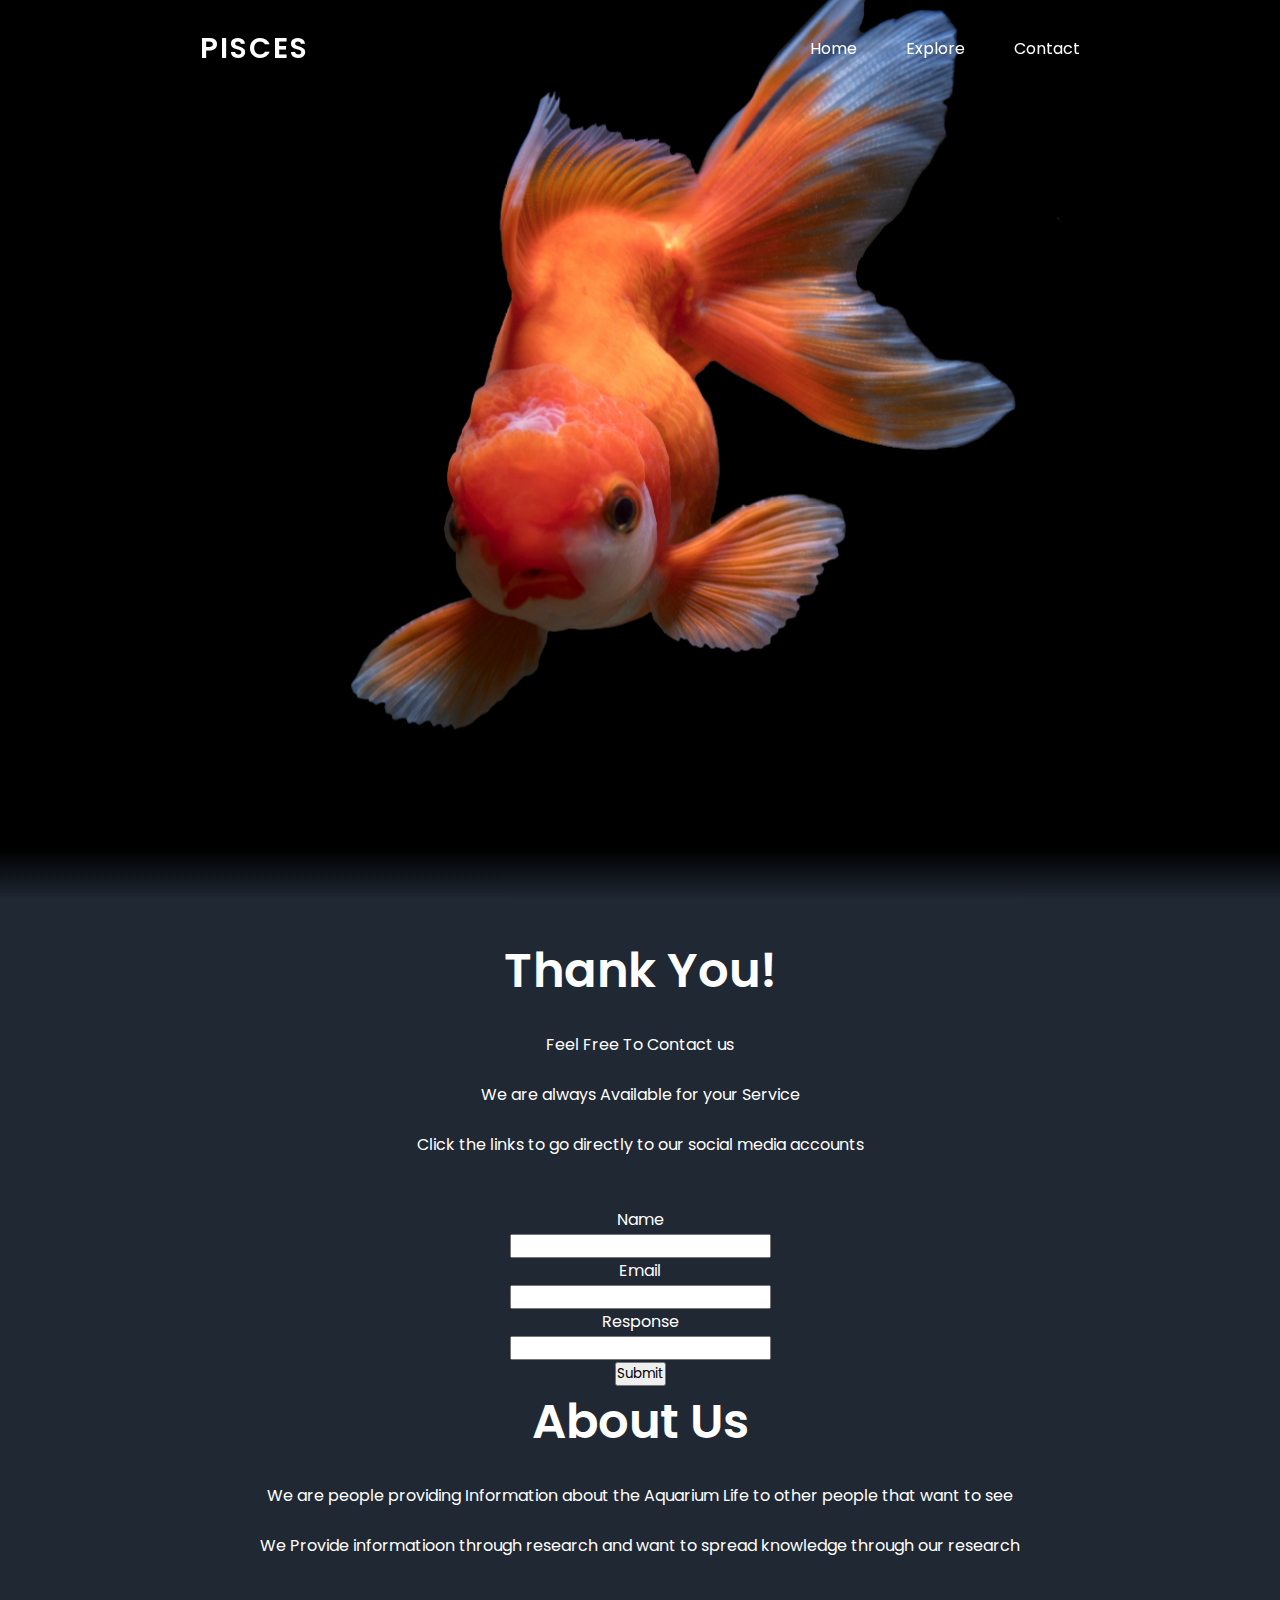
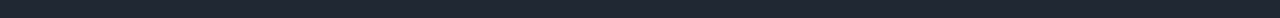
<file: Contact.html>
<!DOCTYPE html>
<html lang="en" dir="ltr">
<head>
  <meta charset="utf-8">
  <meta name="viewport" content="width=device-width, initial-scale=1.0">
  <title>Content</title>
  <link rel="stylesheet" href="swiper-bundle.min.css">
  <link rel="stylesheet" href="Contact.css">
  <link rel="stylesheet" href="https://unicons.iconscout.com/release/v4.0.0/css/line.css">
</head>
<body>

  <header>
    <div class="nav-bar">
      <a href="" class="logo">PISCES</a>
      <div class="navigation">
        <div class="nav-items">
          <i class="uil uil-times nav-close-btn"></i>
          <a href="index.html"><i class="uil uil-home"></i> Home</a>
          <a href="Content.html"><i class="uil uil-compass"></i> Explore</a>
          <a href="Contact.html"><i class="uil uil-envelope"></i> Contact</a>
        </div>
      </div>
      <i class="uil uil-apps nav-menu-btn"></i>
    </div>
  </header>

  <section class="home">
    <div class="media-icons">
      <a href="https://web.facebook.com/raysteven.lietianto"><i class="uil uil-facebook-f"></i></a>
      <a href="https://www.instagram.com/stevlie13/"><i class="uil uil-instagram"></i></a>
      <a href="https://twitter.com/RLietianto"><i class="uil uil-twitter"></i></a>
    </div>

    <div class="swiper bg-slider">
      <div class="swiper-wrapper">
        <div class="swiper-slide">
          <img src="aqua9.jpg" alt="">
          <div class="text-content">
            <h2 class="title">Fish</span></h2>
            <p>The term fish is applied to a variety of vertebrates of several evolutionary lines. It describes a life-form rather than a taxonomic group. As members of the phylum Chordata, fish share certain features with other vertebrates.</p>
            <button class="read-btn">Read More <i class="uil uil-arrow-right"></i></button>
          </div>
        </div>
        
      </div>
    </div>
  </section>

  <section class="about section">
    <h2 class="b2">Thank You!</h2>
    <p></p>
    
    <p class="b2"><b></b>Feel Free To Contact us</b> <br><br><b></b>We are always Available for your Service</b><br><br><b></b> Click the links to go directly to our social media accounts</b><br><br></p>
    <div class="b3">
    <form  method="GET">
      <div>

    <label for="name">Name<br></label>
    <input type="text" name="name" id="name">
    </div>
    <div>
    <label>Email <br></label>
    <input name="password">
  </div>
  
  <div>
    <label>Response<br></label>
    <input type="text">
  </div>
  <button>Submit</button>
  </form>
</div>

    
    <h2 class="b2">About Us</h2>
    <p class="b2">We are people providing Information about the Aquarium Life to other people that want to see<br><br>We Provide informatioon through research and want to spread knowledge through our research<br></p>
    <p></p>
  </section>
  <script src="swiper-bundle.min.js"></script>
  <script src="main.js"></script>

</body>
</html>
</file>
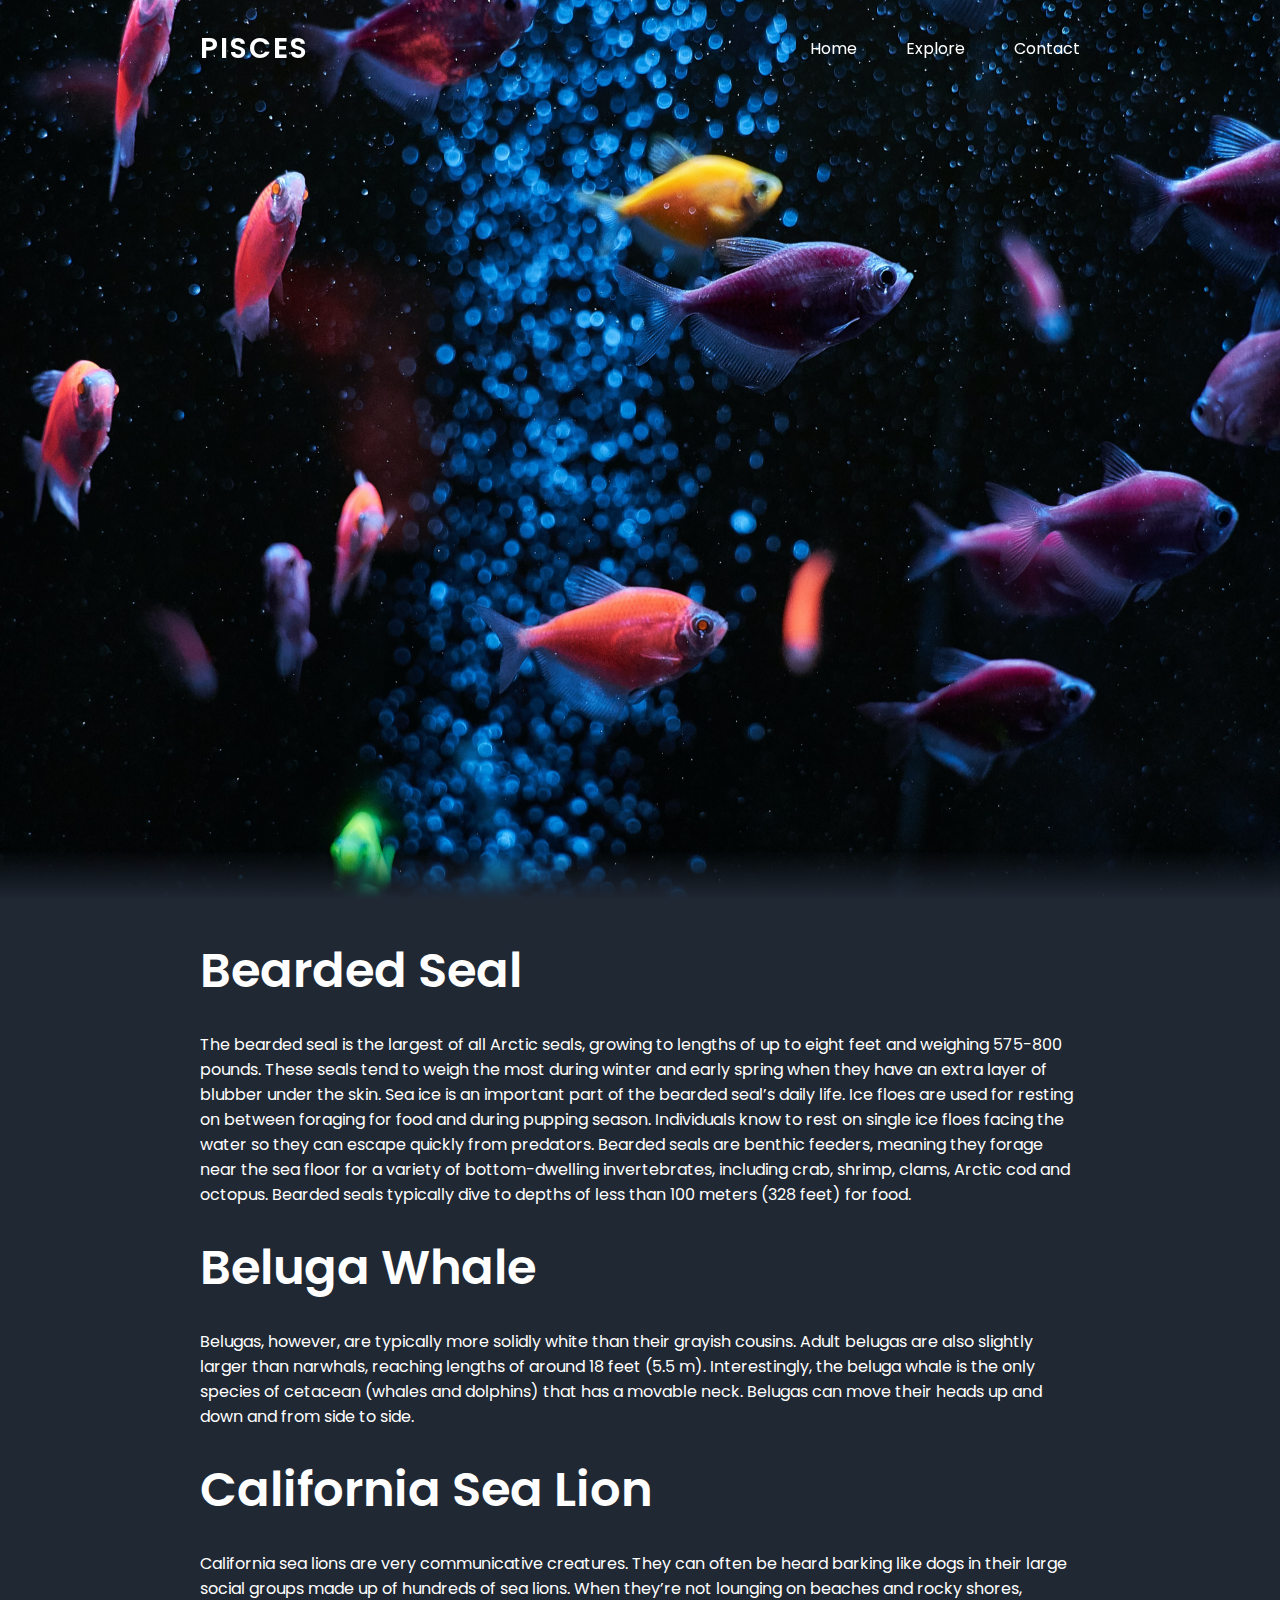
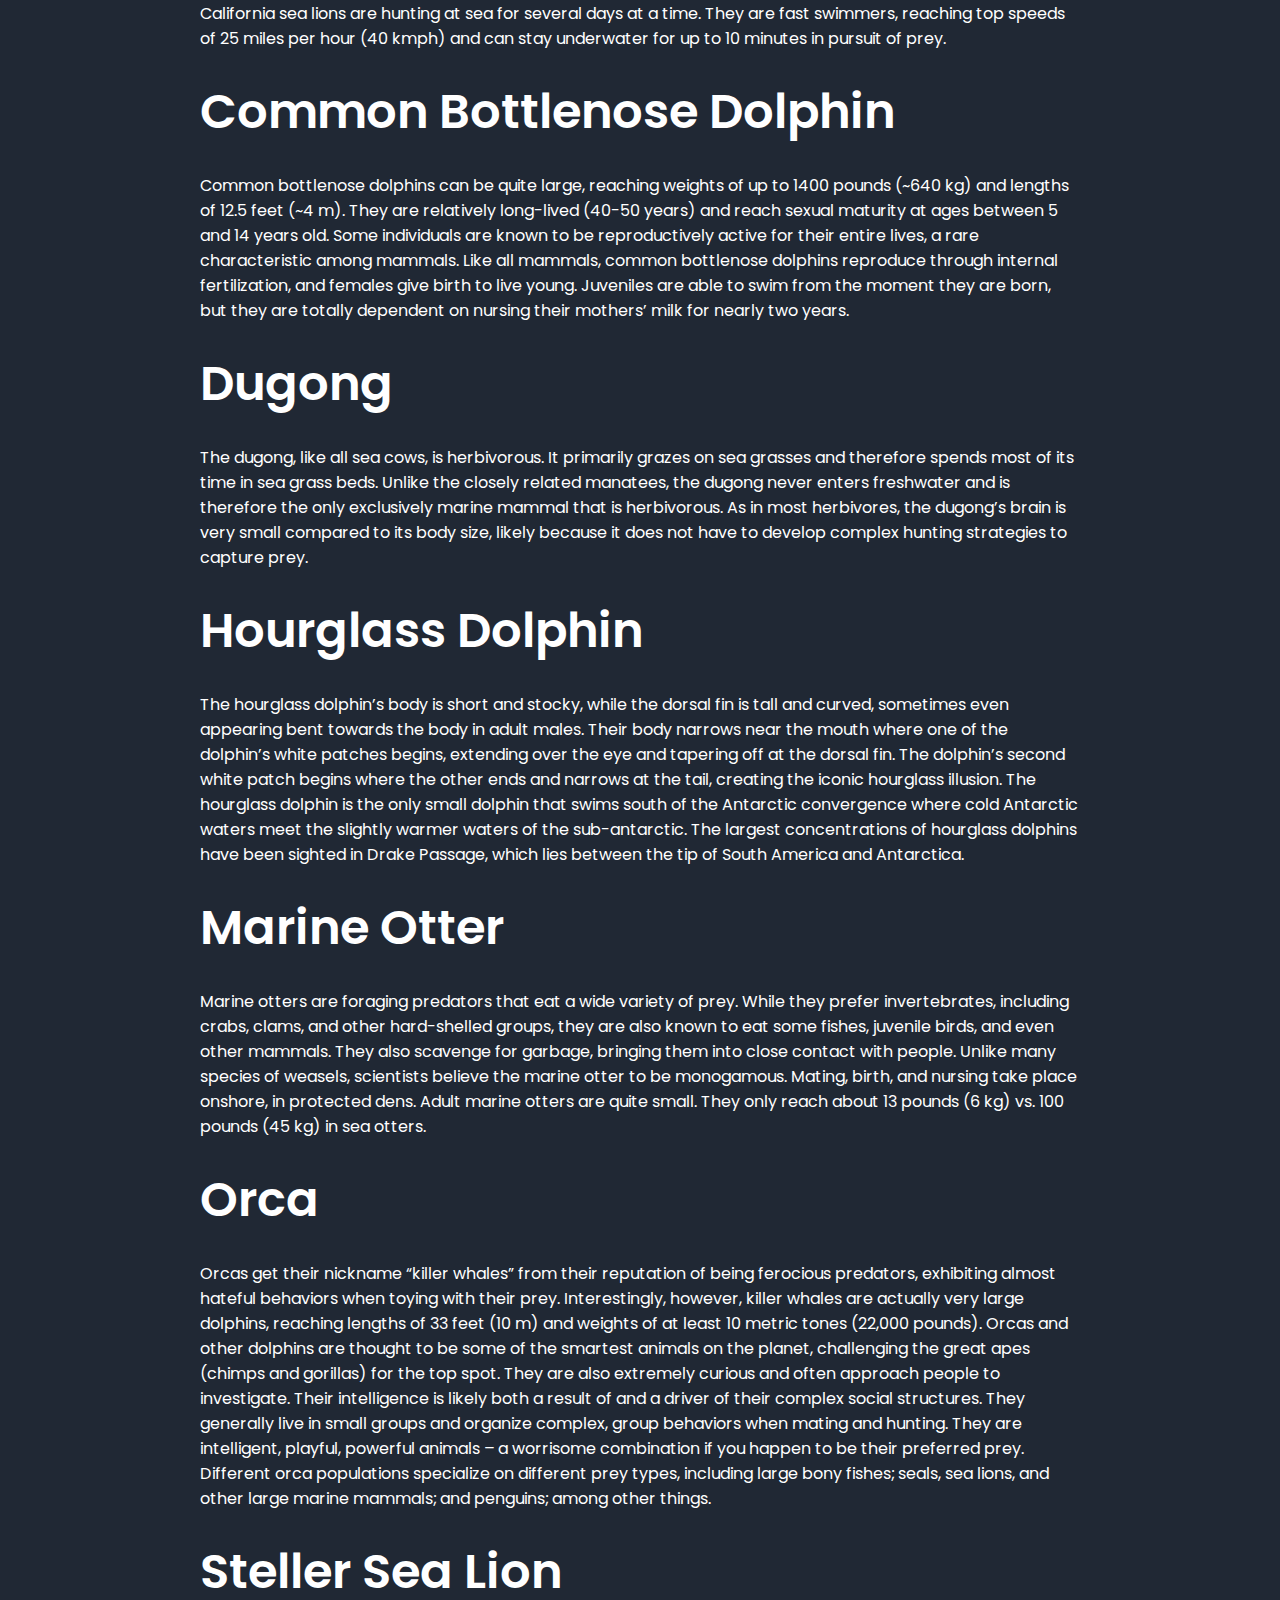
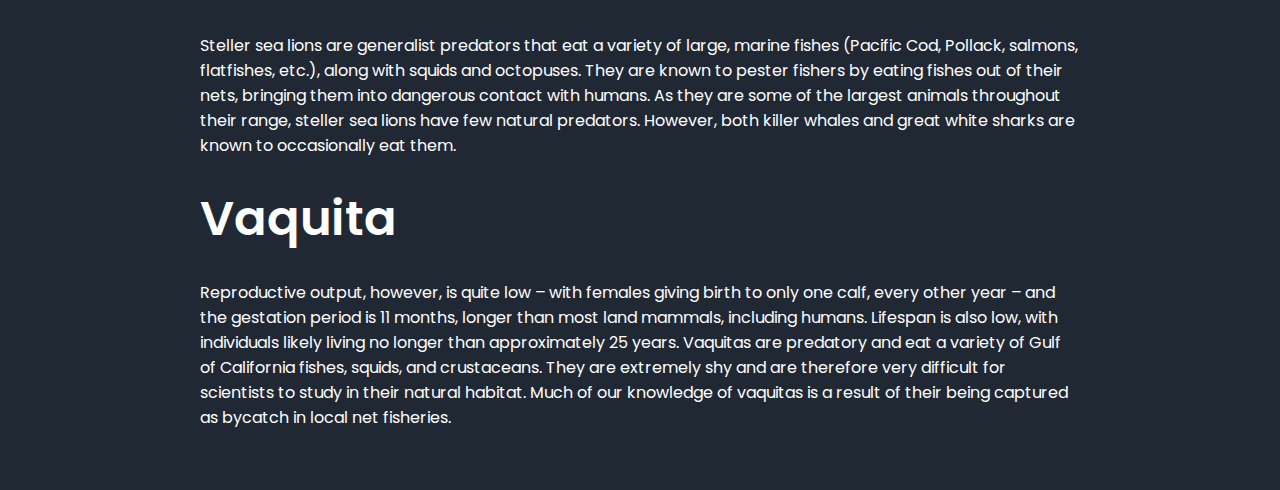
<file: Content.html>
<!DOCTYPE html>
<html lang="en" dir="ltr">
<head>
  <meta charset="utf-8">
  <meta name="viewport" content="width=device-width, initial-scale=1.0">
  <title>Content</title>
  <link rel="stylesheet" href="swiper-bundle.min.css">
  <link rel="stylesheet" href="content.css">
  <link rel="stylesheet" href="https://unicons.iconscout.com/release/v4.0.0/css/line.css">
</head>
<body>

  <header>
    <div class="nav-bar">
      <a href="" class="logo">PISCES</a>
      <div class="navigation">
        <div class="nav-items">
          <i class="uil uil-times nav-close-btn"></i>
          <a href="index.html"><i class="uil uil-home"></i> Home</a>
          <a href="Content.html"><i class="uil uil-compass"></i> Explore</a>
          <a href="Contact.html"><i class="uil uil-envelope"></i> Contact</a>
        </div>
      </div>
      <i class="uil uil-apps nav-menu-btn"></i>
    </div>
  </header>

  <section class="home">
    <div class="media-icons">
      <a href="https://web.facebook.com/raysteven.lietianto"><i class="uil uil-facebook-f"></i></a>
      <a href="https://www.instagram.com/stevlie13/"><i class="uil uil-instagram"></i></a>
      <a href="https://twitter.com/RLietianto"><i class="uil uil-twitter"></i></a>
    </div>

    <div class="swiper bg-slider">
      <div class="swiper-wrapper">
        <div class="swiper-slide">
          <img src="aqua1.jpg" alt="">
          <div class="text-content">
            <h2 class="title">Fish</span></h2>
            <p>The term fish is applied to a variety of vertebrates of several evolutionary lines. It describes a life-form rather than a taxonomic group. As members of the phylum Chordata, fish share certain features with other vertebrates.</p>
            <button class="read-btn">Read More <i class="uil uil-arrow-right"></i></button>
          </div>
        </div>
        
      </div>
    </div>
  </section>

  <section class="about section">
    <h2>Bearded Seal</h2>
    <p>The bearded seal is the largest of all Arctic seals, growing to lengths of up to eight feet and weighing 575-800 pounds. These seals tend to weigh the most during winter and early spring when they have an extra layer of blubber under the skin. Sea ice is an important part of the bearded seal’s daily life. Ice floes are used for resting on between foraging for food and during pupping season. Individuals know to rest on single ice floes facing the water so they can escape quickly from predators. Bearded seals are benthic feeders, meaning they forage near the sea floor for a variety of bottom-dwelling invertebrates, including crab, shrimp, clams, Arctic cod and octopus. Bearded seals typically dive to depths of less than 100 meters (328 feet) for food.
    </p>
    <h2>Beluga Whale</h2>
    <p>  Belugas, however, are typically more solidly white than their grayish cousins. Adult belugas are also slightly larger than narwhals, reaching lengths of around 18 feet (5.5 m). Interestingly, the beluga whale is the only species of cetacean (whales and dolphins) that has a movable neck. Belugas can move their heads up and down and from side to side.
    </p>
    <h2>California Sea Lion</h2>
    <p>California sea lions are very communicative creatures. They can often be heard barking like dogs in their large social groups made up of hundreds of sea lions. When they’re not lounging on beaches and rocky shores, California sea lions are hunting at sea for several days at a time. They are fast swimmers, reaching top speeds of 25 miles per hour (40 kmph) and can stay underwater for up to 10 minutes in pursuit of prey.
    </p>
    <h2>Common Bottlenose Dolphin</h2>
    <p>Common bottlenose dolphins can be quite large, reaching weights of up to 1400 pounds (~640 kg) and lengths of 12.5 feet (~4 m). They are relatively long-lived (40-50 years) and reach sexual maturity at ages between 5 and 14 years old. Some individuals are known to be reproductively active for their entire lives, a rare characteristic among mammals. Like all mammals, common bottlenose dolphins reproduce through internal fertilization, and females give birth to live young. Juveniles are able to swim from the moment they are born, but they are totally dependent on nursing their mothers’ milk for nearly two years.</p>

    <h2>Dugong</h2>
    <p>The dugong, like all sea cows, is herbivorous. It primarily grazes on sea grasses and therefore spends most of its time in sea grass beds. Unlike the closely related manatees, the dugong never enters freshwater and is therefore the only exclusively marine mammal that is herbivorous. As in most herbivores, the dugong’s brain is very small compared to its body size, likely because it does not have to develop complex hunting strategies to capture prey. 

    </p>
    <h2>Hourglass Dolphin</h2>
    <p>The hourglass dolphin’s body is short and stocky, while the dorsal fin is tall and curved, sometimes even appearing bent towards the body in adult males. Their body narrows near the mouth where one of the dolphin’s white patches begins, extending over the eye and tapering off at the dorsal fin. The dolphin’s second white patch begins where the other ends and narrows at the tail, creating the iconic hourglass illusion. The hourglass dolphin is the only small dolphin that swims south of the Antarctic convergence where cold Antarctic waters meet the slightly warmer waters of the sub-antarctic. The largest concentrations of hourglass dolphins have been sighted in Drake Passage, which lies between the tip of South America and Antarctica.
    </p>
    <h2>Marine Otter</h2>
    <p>Marine otters are foraging predators that eat a wide variety of prey. While they prefer invertebrates, including crabs, clams, and other hard-shelled groups, they are also known to eat some fishes, juvenile birds, and even other mammals. They also scavenge for garbage, bringing them into close contact with people. Unlike many species of weasels, scientists believe the marine otter to be monogamous. Mating, birth, and nursing take place onshore, in protected dens. Adult marine otters are quite small. They only reach about 13 pounds (6 kg) vs. 100 pounds (45 kg) in sea otters.
    </p>
    <h2>Orca</h2>
    <p>Orcas get their nickname “killer whales” from their reputation of being ferocious predators, exhibiting almost hateful behaviors when toying with their prey. Interestingly, however, killer whales are actually very large dolphins, reaching lengths of 33 feet (10 m) and weights of at least 10 metric tones (22,000 pounds). Orcas and other dolphins are thought to be some of the smartest animals on the planet, challenging the great apes (chimps and gorillas) for the top spot. They are also extremely curious and often approach people to investigate. Their intelligence is likely both a result of and a driver of their complex social structures. They generally live in small groups and organize complex, group behaviors when mating and hunting. They are intelligent, playful, powerful animals – a worrisome combination if you happen to be their preferred prey. Different orca populations specialize on different prey types, including large bony fishes; seals, sea lions, and other large marine mammals; and penguins; among other things. 
    </p>
    <h2>Steller Sea Lion</h2>
    <p>Steller sea lions are generalist predators that eat a variety of large, marine fishes (Pacific Cod, Pollack, salmons, flatfishes, etc.), along with squids and octopuses. They are known to pester fishers by eating fishes out of their nets, bringing them into dangerous contact with humans. As they are some of the largest animals throughout their range, steller sea lions have few natural predators. However, both killer whales and great white sharks are known to occasionally eat them.
    </p>
    <h2>Vaquita</h2>
    <p>Reproductive output, however, is quite low – with females giving birth to only one calf, every other year – and the gestation period is 11 months, longer than most land mammals, including humans. Lifespan is also low, with individuals likely living no longer than approximately 25 years. Vaquitas are predatory and eat a variety of Gulf of California fishes, squids, and crustaceans. They are extremely shy and are therefore very difficult for scientists to study in their natural habitat. Much of our knowledge of vaquitas is a result of their being captured as bycatch in local net fisheries.
    </p>

  </section>
  <script src="swiper-bundle.min.js"></script>
  <script src="main.js"></script>

</body>
</html>
</file>
<file: Contact.css>
/*============ Google fonts ============*/
@import url('https://fonts.googleapis.com/css2?family=Poppins:ital,wght@0,100;0,200;0,300;0,400;0,500;0,600;0,700;0,800;0,900;1,100;1,200;1,300;1,400;1,500;1,600;1,700;1,800;1,900&display=swap');

/*======= CSS variables =======*/
:root{
  --white-color: #fff;
  --dark-color: #222;
  --body-bg-color: #fff;
  --section-bg-color: #202834;
  --navigation-item-hover-color: #3b5378;

  --text-shadow: 0 5px 25px rgba(0, 0, 0, 0.1);
  --box-shadow: 0 5px 25px rgb(0 0 0 / 20%);

  --scroll-bar-color: #fff;
  --scroll-thumb-color: #282f4e;
  --scroll-thumb-hover-color: #454f6b;
}

/*======= Scroll bar =======*/
::-webkit-scrollbar{
  width: 11px;
  background: var(--scroll-bar-color);
}

::-webkit-scrollbar-thumb{
  width: 100%;
  background: var(--scroll-thumb-color);
  border-radius: 2em;
}

::-webkit-scrollbar-thumb:hover{
  background: var(--scroll-thumb-hover-color);
}

/*======= Main CSS =======*/
*{
  margin: 0;
  padding: 0;
  box-sizing: border-box;
  font-family: 'Poppins', sans-serif;
}

body{
  background: var(--body-bg-color);
}

section{
  position: relative;
}

.section{
  color: var(--white-color);
  background: var(--section-bg-color);
  padding: 35px 200px;
  transition: 0.3s ease;
}

/*======= Header =======*/
header{
  z-index: 999;
  position: fixed;
  width: 100%;
  height: calc(5rem + 1rem);
  top: 0;
  left: 0;
  display: flex;
  justify-content: center;
  transition: 0.5s ease;
  transition-property: height, background;
}

header.sticky{
  height: calc(2.5rem + 1rem);
  background: rgba(255, 255, 255, 0.1);
  backdrop-filter: blur(20px);
  border-bottom: 1px solid rgba(255, 255, 255, 0.1);
}

header .nav-bar{
  position: relative;
  width: 100%;
  display: flex;
  align-items: center;
  justify-content: space-between;
  padding: 0 200px;
  transition: 0.3s ease;
}

.nav-close-btn, .nav-menu-btn{
  display: none;
}

.nav-bar .logo{
  color: var(--white-color);
  font-size: 1.8em;
  font-weight: 600;
  letter-spacing: 2px;
  text-transform: uppercase;
  text-decoration: none;
  text-shadow: var(--text-shadow);
}

.navigation .nav-items a{
  color: var(--white-color);
  font-size: 1em;
  text-decoration: none;
  text-shadow: var(--text-shadow);
}

.navigation .nav-items a i{
  display: none;
}

.navigation .nav-items a:not(:last-child){
  margin-right: 45px;
}

/*======= Home =======*/
.home{
  min-height: 100vh;
}

.home:before{
  z-index: 888;
  content: '';
  position: absolute;
  width: 100%;
  height: 50px;
  bottom: 0;
  left: 0;
  background: linear-gradient(transparent, var(--section-bg-color));
}

.b2{
	text-align: center;
}
.b3{
  text-align: center;
}

/*======= Background slider =======*/
.bg-slider{
  z-index: 777;
  position: relative;
  width: 100%;
  min-height: 100vh;
}

.bg-slider .swiper-slide{
  position: relative;
  width: 100%;
  height: 100vh;
}

.bg-slider .swiper-slide img{
  width: 100%;
  height: 100vh;
  object-fit: cover;
  background-position: center;
  background-size: cover;
  pointer-events: none;
}

.swiper-slide .text-content{
  position: absolute;
  top: 25%;
  color: var(--white-color);
  margin: 0 200px;
  transition: 0.3s ease;
}

.swiper-slide .text-content .title{
  font-size: 4em;
  font-weight: 700;
  text-shadow: var(--text-shadow);
  margin-bottom: 20px;
  transform: translateY(-50px);
  opacity: 0;
}

.swiper-slide-active .text-content .title{
  transform: translateY(0);
  opacity: 1;
  transition: 1s ease;
  transition-delay: 0.3s;
  transition-property: transform, opacity;
}

.swiper-slide .text-content .title span{
  font-size: 0.3em;
  font-weight: 300;
}

.swiper-slide .text-content p{
  max-width: 700px;
  background: rgba(255, 255, 255, 0.1);
  backdrop-filter: blur(10px);
  text-shadow: var(--text-shadow);
  padding: 20px;
  border-radius: 10px;
  border-bottom: 1px solid rgba(255, 255, 255, 0.1);
  border-right: 1px solid rgba(255, 255, 255, 0.1);
  box-shadow: var(--box-shadow);
  transform: translateX(-80px);
  opacity: 0;
}

.swiper-slide-active .text-content p{
  transform: translateX(0);
  opacity: 1;
  transition: 1s ease;
  transition-delay: 0.3s;
  transition-property: transform, opacity;
}

.swiper-slide .text-content .read-btn{
  border: none;
  outline: none;
  background: var(--white-color);
  color: var(--dark-color);
  font-size: 1em;
  font-weight: 500;
  padding: 8px 25px;
  display: flex;
  align-items: center;
  margin-top: 40px;
  border-radius: 10px;
  cursor: pointer;
  transform: translateX(50px);
  opacity: 0;
}

.swiper-slide-active .text-content .read-btn{
  transform: translateX(0);
  opacity: 1;
  transition: 1s ease;
  transition-delay: 0.3s;
  transition-property: transform, opacity;
}

.swiper-slide .text-content .read-btn i{
  font-size: 1.6em;
  transition: 0.3s ease;
}

.swiper-slide .text-content .read-btn:hover i{
  transform: translateX(5px);
}

.dark-layer:before{
  content: '';
  position: absolute;
  width: 100%;
  height: 100vh;
  top: 0;
  left: 0;
  background: rgba(0, 0, 0, 0.1);
}

.bg-slider-thumbs{
  z-index: 777;
  position: absolute;
  bottom: 7em;
  left: 50%;
  transform: translateX(-50%);
  transition: 0.3s ease;
}

.thumbs-container{
  background: rgba(255, 255, 255, 0.1);
  backdrop-filter: blur(10px);
  padding: 10px 3px;
  border-radius: 10px;
  border-bottom: 1px solid rgba(255, 255, 255, 0.1);
  border-right: 1px solid rgba(255, 255, 255, 0.1);
  box-shadow: var(--box-shadow);
}

.thumbs-container img{
  width: 50px;
  height: 35px;
  margin: 0 5px;
  border-radius: 5px;
  cursor: pointer;
}

.swiper-slide-thumb-active{
  border: 1px solid var(--white-color);
}

/*======= Media icons =======*/
.media-icons{
  z-index: 999;
  position: absolute;
  display: flex;
  flex-direction: column;
  top: 50%;
  transform: translateY(-50%);
  margin-left: 90px;
}

.media-icons a{
  color: var(--white-color);
  font-size: 1.7em;
  margin: 10px 0;
}

/*======= About section =======*/
.about h2{
  font-size: 3em;
  font-weight: 600;
}

.about p{
  margin: 25px 0;
}

/*======= Media queries (max-width: 1100px) =======*/
@media screen and (max-width: 1100px){
  header .nav-bar{
    padding: 0 50px;
  }

  .section{
    padding: 25px 50px;
  }

  .media-icons{
    right: 0;
    margin-right: 50px;
  }

  .swiper-slide .text-content{
    margin: 0 120px 0 50px;
  }

  .bg-slider-thumbs{
    bottom: 3em;
  }
}

/*======= Media queries (max-width: 785px) =======*/
@media screen and (max-width: 785px){
  header .nav-bar{
    padding: 25px 20px;
  }

  .section{
    padding: 25px 20px;
  }

  .media-icons{
    margin-right: 20px;
  }

  .media-icons a{
    font-size: 1.5em;
  }

  .swiper-slide .text-content{
    margin: 0 70px 0 20px;
  }

  .swiper-slide .text-content .title{
    font-size: 3em;
  }

  .swiper-slide .text-content .title span{
    font-size: 0.35em;
  }

  .swiper-slide .text-content p{
    font-size: 0.9em;
  }

  /*======= Navigation menu =======*/
  .nav-menu-btn{
    display: block;
    color: var(--white-color);
    font-size: 1.5em;
    cursor: pointer;
  }

  .nav-close-btn{
    display: block;
    color: var(--dark-color);
    position: absolute;
    top: 0;
    right: 0;
    font-size: 1.3em;
    margin: 10px;
    cursor: pointer;
    transition: 0.3s ease;
  }

  .navigation{
    z-index: 99999;
    position: fixed;
    width: 100%;
    height: 100vh;
    top: 0;
    left: 0;
    background: rgba(0, 0, 0, 0.25);
    display: flex;
    justify-content: center;
    align-items: center;
    visibility: hidden;
    opacity: 0;
    transition: 0.3s ease;
  }

  .navigation.active{
    visibility: visible;
    opacity: 1;
  }

  .navigation .nav-items{
    position: relative;
    background: var(--white-color);
    width: 400px;
    max-width: 400px;
    display: grid;
    place-content: center;
    margin: 20px;
    padding: 40px;
    border-radius: 20px;
    box-shadow: var(--box-shadow);
    transform: translateY(-200px);
    transition: 0.3s ease;
  }

  .navigation.active .nav-items{
    transform: translateY(0);
  }

  .navigation .nav-items a{
    color: var(--dark-color);
    font-size: 1em;
    margin: 15px 50px;
    transition: 0.3s ease;
  }

  .navigation .nav-items a:hover{
    color: var(--navigation-item-hover-color);
  }

  .navigation .nav-items > a > i{
    display: inline-block;
    font-size: 1.3em;
    margin-right: 5px;
  }

  .swiper-slide .text-content .read-btn{
    font-size: 0.9em;
    padding: 5px 15px;
  }

  /*======= About section =======*/
  .about h2{
    font-size: 2.5em;
  }

  .about p{
    font-size: 0.9em;
  }
}
</file>
<file: content.css>
/*============ Google fonts ============*/
@import url('https://fonts.googleapis.com/css2?family=Poppins:ital,wght@0,100;0,200;0,300;0,400;0,500;0,600;0,700;0,800;0,900;1,100;1,200;1,300;1,400;1,500;1,600;1,700;1,800;1,900&display=swap');

/*======= CSS variables =======*/
:root{
  --white-color: #fff;
  --dark-color: #222;
  --body-bg-color: #fff;
  --section-bg-color: #202834;
  --navigation-item-hover-color: #3b5378;

  --text-shadow: 0 5px 25px rgba(0, 0, 0, 0.1);
  --box-shadow: 0 5px 25px rgb(0 0 0 / 20%);

  --scroll-bar-color: #fff;
  --scroll-thumb-color: #282f4e;
  --scroll-thumb-hover-color: #454f6b;
}

/*======= Scroll bar =======*/
::-webkit-scrollbar{
  width: 11px;
  background: var(--scroll-bar-color);
}

::-webkit-scrollbar-thumb{
  width: 100%;
  background: var(--scroll-thumb-color);
  border-radius: 2em;
}

::-webkit-scrollbar-thumb:hover{
  background: var(--scroll-thumb-hover-color);
}

/*======= Main CSS =======*/
*{
  margin: 0;
  padding: 0;
  box-sizing: border-box;
  font-family: 'Poppins', sans-serif;
}

body{
  background: var(--body-bg-color);
}

section{
  position: relative;
}

.section{
  color: var(--white-color);
  background: var(--section-bg-color);
  padding: 35px 200px;
  transition: 0.3s ease;
}

/*======= Header =======*/
header{
  z-index: 999;
  position: fixed;
  width: 100%;
  height: calc(5rem + 1rem);
  top: 0;
  left: 0;
  display: flex;
  justify-content: center;
  transition: 0.5s ease;
  transition-property: height, background;
}

header.sticky{
  height: calc(2.5rem + 1rem);
  background: rgba(255, 255, 255, 0.1);
  backdrop-filter: blur(20px);
  border-bottom: 1px solid rgba(255, 255, 255, 0.1);
}

header .nav-bar{
  position: relative;
  width: 100%;
  display: flex;
  align-items: center;
  justify-content: space-between;
  padding: 0 200px;
  transition: 0.3s ease;
}

.nav-close-btn, .nav-menu-btn{
  display: none;
}

.nav-bar .logo{
  color: var(--white-color);
  font-size: 1.8em;
  font-weight: 600;
  letter-spacing: 2px;
  text-transform: uppercase;
  text-decoration: none;
  text-shadow: var(--text-shadow);
}

.navigation .nav-items a{
  color: var(--white-color);
  font-size: 1em;
  text-decoration: none;
  text-shadow: var(--text-shadow);
}

.navigation .nav-items a i{
  display: none;
}

.navigation .nav-items a:not(:last-child){
  margin-right: 45px;
}

/*======= Home =======*/
.home{
  min-height: 100vh;
}

.home:before{
  z-index: 888;
  content: '';
  position: absolute;
  width: 100%;
  height: 50px;
  bottom: 0;
  left: 0;
  background: linear-gradient(transparent, var(--section-bg-color));
}

/*======= Background slider =======*/
.bg-slider{
  z-index: 777;
  position: relative;
  width: 100%;
  min-height: 100vh;
}

.bg-slider .swiper-slide{
  position: relative;
  width: 100%;
  height: 100vh;
}

.bg-slider .swiper-slide img{
  width: 100%;
  height: 100vh;
  object-fit: cover;
  background-position: center;
  background-size: cover;
  pointer-events: none;
}

.swiper-slide .text-content{
  position: absolute;
  top: 25%;
  color: var(--white-color);
  margin: 0 200px;
  transition: 0.3s ease;
}

.swiper-slide .text-content .title{
  font-size: 4em;
  font-weight: 700;
  text-shadow: var(--text-shadow);
  margin-bottom: 20px;
  transform: translateY(-50px);
  opacity: 0;
}

.swiper-slide-active .text-content .title{
  transform: translateY(0);
  opacity: 1;
  transition: 1s ease;
  transition-delay: 0.3s;
  transition-property: transform, opacity;
}

.swiper-slide .text-content .title span{
  font-size: 0.3em;
  font-weight: 300;
}

.swiper-slide .text-content p{
  max-width: 700px;
  background: rgba(255, 255, 255, 0.1);
  backdrop-filter: blur(10px);
  text-shadow: var(--text-shadow);
  padding: 20px;
  border-radius: 10px;
  border-bottom: 1px solid rgba(255, 255, 255, 0.1);
  border-right: 1px solid rgba(255, 255, 255, 0.1);
  box-shadow: var(--box-shadow);
  transform: translateX(-80px);
  opacity: 0;
}

.swiper-slide-active .text-content p{
  transform: translateX(0);
  opacity: 1;
  transition: 1s ease;
  transition-delay: 0.3s;
  transition-property: transform, opacity;
}

.swiper-slide .text-content .read-btn{
  border: none;
  outline: none;
  background: var(--white-color);
  color: var(--dark-color);
  font-size: 1em;
  font-weight: 500;
  padding: 8px 25px;
  display: flex;
  align-items: center;
  margin-top: 40px;
  border-radius: 10px;
  cursor: pointer;
  transform: translateX(50px);
  opacity: 0;
}

.swiper-slide-active .text-content .read-btn{
  transform: translateX(0);
  opacity: 1;
  transition: 1s ease;
  transition-delay: 0.3s;
  transition-property: transform, opacity;
}

.swiper-slide .text-content .read-btn i{
  font-size: 1.6em;
  transition: 0.3s ease;
}

.swiper-slide .text-content .read-btn:hover i{
  transform: translateX(5px);
}

.dark-layer:before{
  content: '';
  position: absolute;
  width: 100%;
  height: 100vh;
  top: 0;
  left: 0;
  background: rgba(0, 0, 0, 0.1);
}

.bg-slider-thumbs{
  z-index: 777;
  position: absolute;
  bottom: 7em;
  left: 50%;
  transform: translateX(-50%);
  transition: 0.3s ease;
}

.thumbs-container{
  background: rgba(255, 255, 255, 0.1);
  backdrop-filter: blur(10px);
  padding: 10px 3px;
  border-radius: 10px;
  border-bottom: 1px solid rgba(255, 255, 255, 0.1);
  border-right: 1px solid rgba(255, 255, 255, 0.1);
  box-shadow: var(--box-shadow);
}

.thumbs-container img{
  width: 50px;
  height: 35px;
  margin: 0 5px;
  border-radius: 5px;
  cursor: pointer;
}

.swiper-slide-thumb-active{
  border: 1px solid var(--white-color);
}

/*======= Media icons =======*/
.media-icons{
  z-index: 999;
  position: absolute;
  display: flex;
  flex-direction: column;
  top: 50%;
  transform: translateY(-50%);
  margin-left: 90px;
}

.media-icons a{
  color: var(--white-color);
  font-size: 1.7em;
  margin: 10px 0;
}

/*======= About section =======*/
.about h2{
  font-size: 3em;
  font-weight: 600;
}

.about p{
  margin: 25px 0;
}

/*======= Media queries (max-width: 1100px) =======*/
@media screen and (max-width: 1100px){
  header .nav-bar{
    padding: 0 50px;
  }

  .section{
    padding: 25px 50px;
  }

  .media-icons{
    right: 0;
    margin-right: 50px;
  }

  .swiper-slide .text-content{
    margin: 0 120px 0 50px;
  }

  .bg-slider-thumbs{
    bottom: 3em;
  }
}

/*======= Media queries (max-width: 785px) =======*/
@media screen and (max-width: 785px){
  header .nav-bar{
    padding: 25px 20px;
  }

  .section{
    padding: 25px 20px;
  }

  .media-icons{
    margin-right: 20px;
  }

  .media-icons a{
    font-size: 1.5em;
  }

  .swiper-slide .text-content{
    margin: 0 70px 0 20px;
  }

  .swiper-slide .text-content .title{
    font-size: 3em;
  }

  .swiper-slide .text-content .title span{
    font-size: 0.35em;
  }

  .swiper-slide .text-content p{
    font-size: 0.9em;
  }

  /*======= Navigation menu =======*/
  .nav-menu-btn{
    display: block;
    color: var(--white-color);
    font-size: 1.5em;
    cursor: pointer;
  }

  .nav-close-btn{
    display: block;
    color: var(--dark-color);
    position: absolute;
    top: 0;
    right: 0;
    font-size: 1.3em;
    margin: 10px;
    cursor: pointer;
    transition: 0.3s ease;
  }

  .navigation{
    z-index: 99999;
    position: fixed;
    width: 100%;
    height: 100vh;
    top: 0;
    left: 0;
    background: rgba(0, 0, 0, 0.25);
    display: flex;
    justify-content: center;
    align-items: center;
    visibility: hidden;
    opacity: 0;
    transition: 0.3s ease;
  }

  .navigation.active{
    visibility: visible;
    opacity: 1;
  }

  .navigation .nav-items{
    position: relative;
    background: var(--white-color);
    width: 400px;
    max-width: 400px;
    display: grid;
    place-content: center;
    margin: 20px;
    padding: 40px;
    border-radius: 20px;
    box-shadow: var(--box-shadow);
    transform: translateY(-200px);
    transition: 0.3s ease;
  }

  .navigation.active .nav-items{
    transform: translateY(0);
  }

  .navigation .nav-items a{
    color: var(--dark-color);
    font-size: 1em;
    margin: 15px 50px;
    transition: 0.3s ease;
  }

  .navigation .nav-items a:hover{
    color: var(--navigation-item-hover-color);
  }

  .navigation .nav-items > a > i{
    display: inline-block;
    font-size: 1.3em;
    margin-right: 5px;
  }

  .swiper-slide .text-content .read-btn{
    font-size: 0.9em;
    padding: 5px 15px;
  }

  /*======= About section =======*/
  .about h2{
    font-size: 2.5em;
  }

  .about p{
    font-size: 0.9em;
  }
}
</file>
